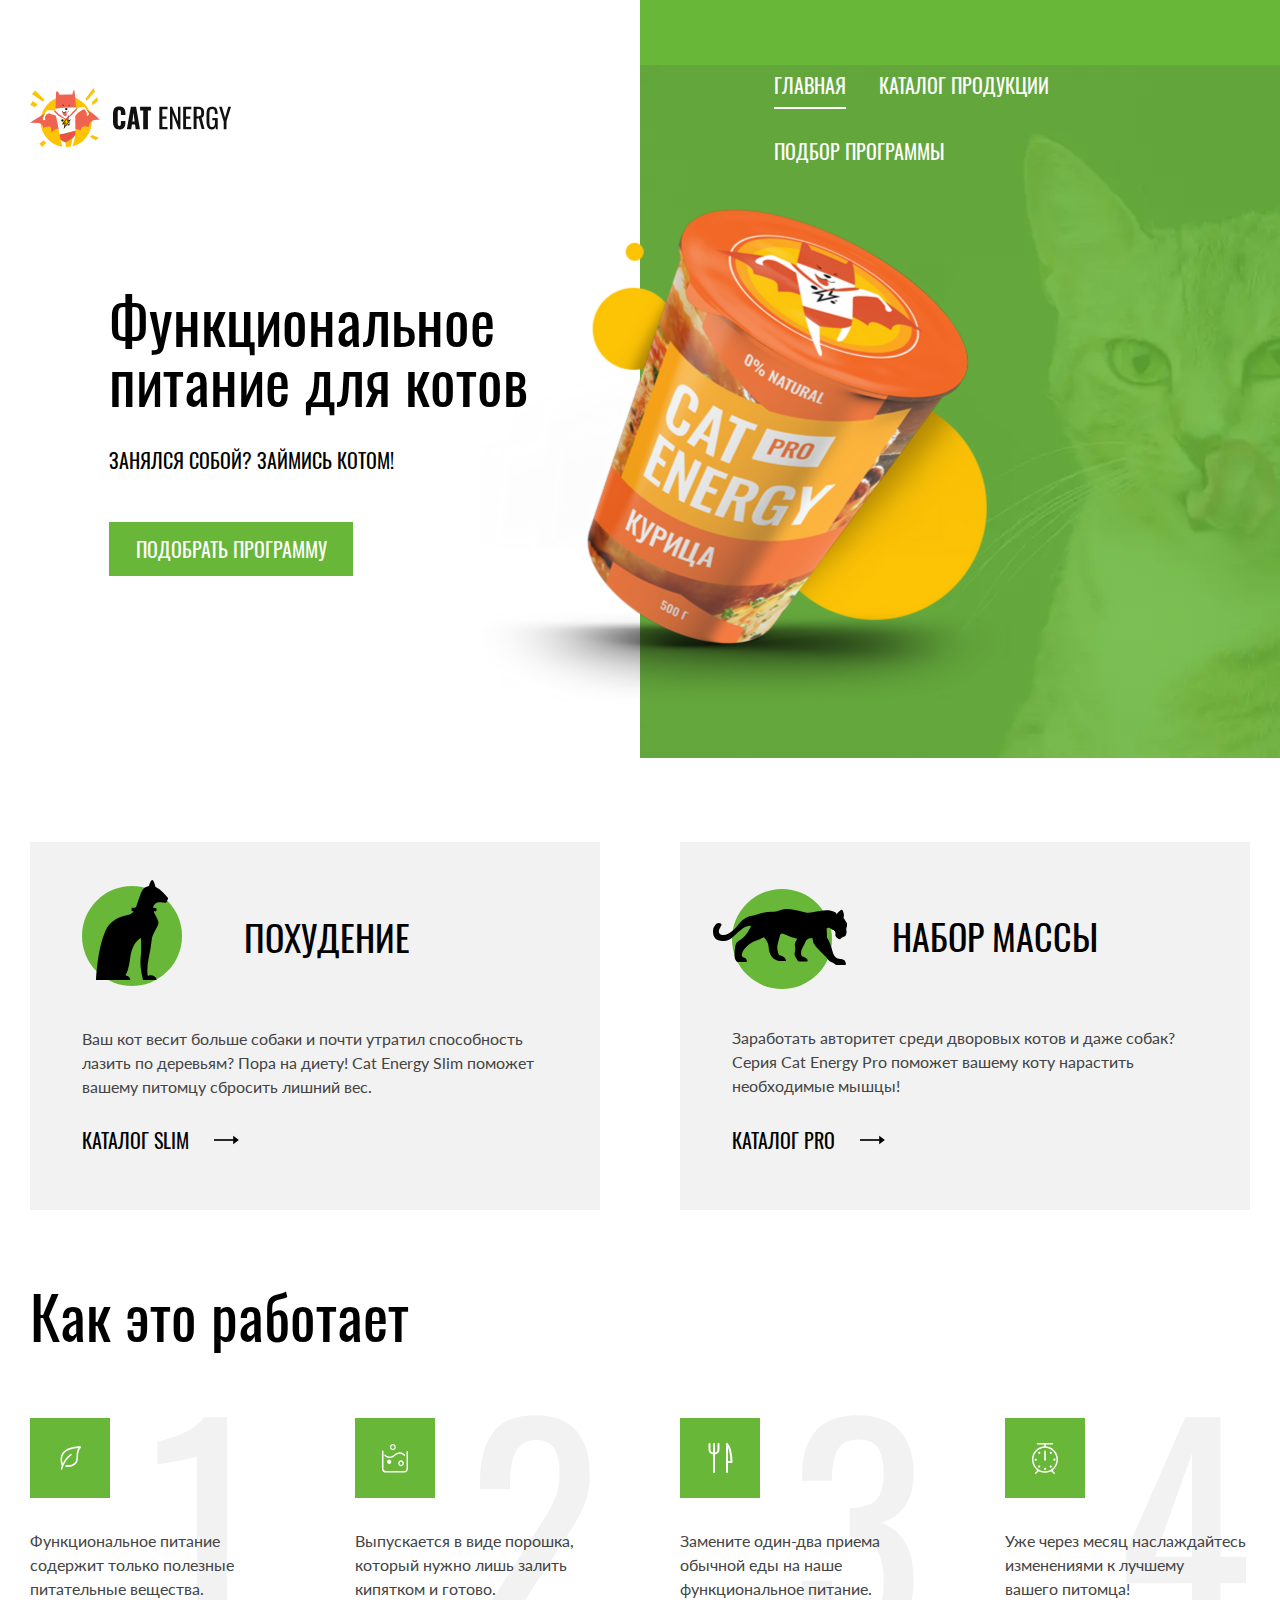
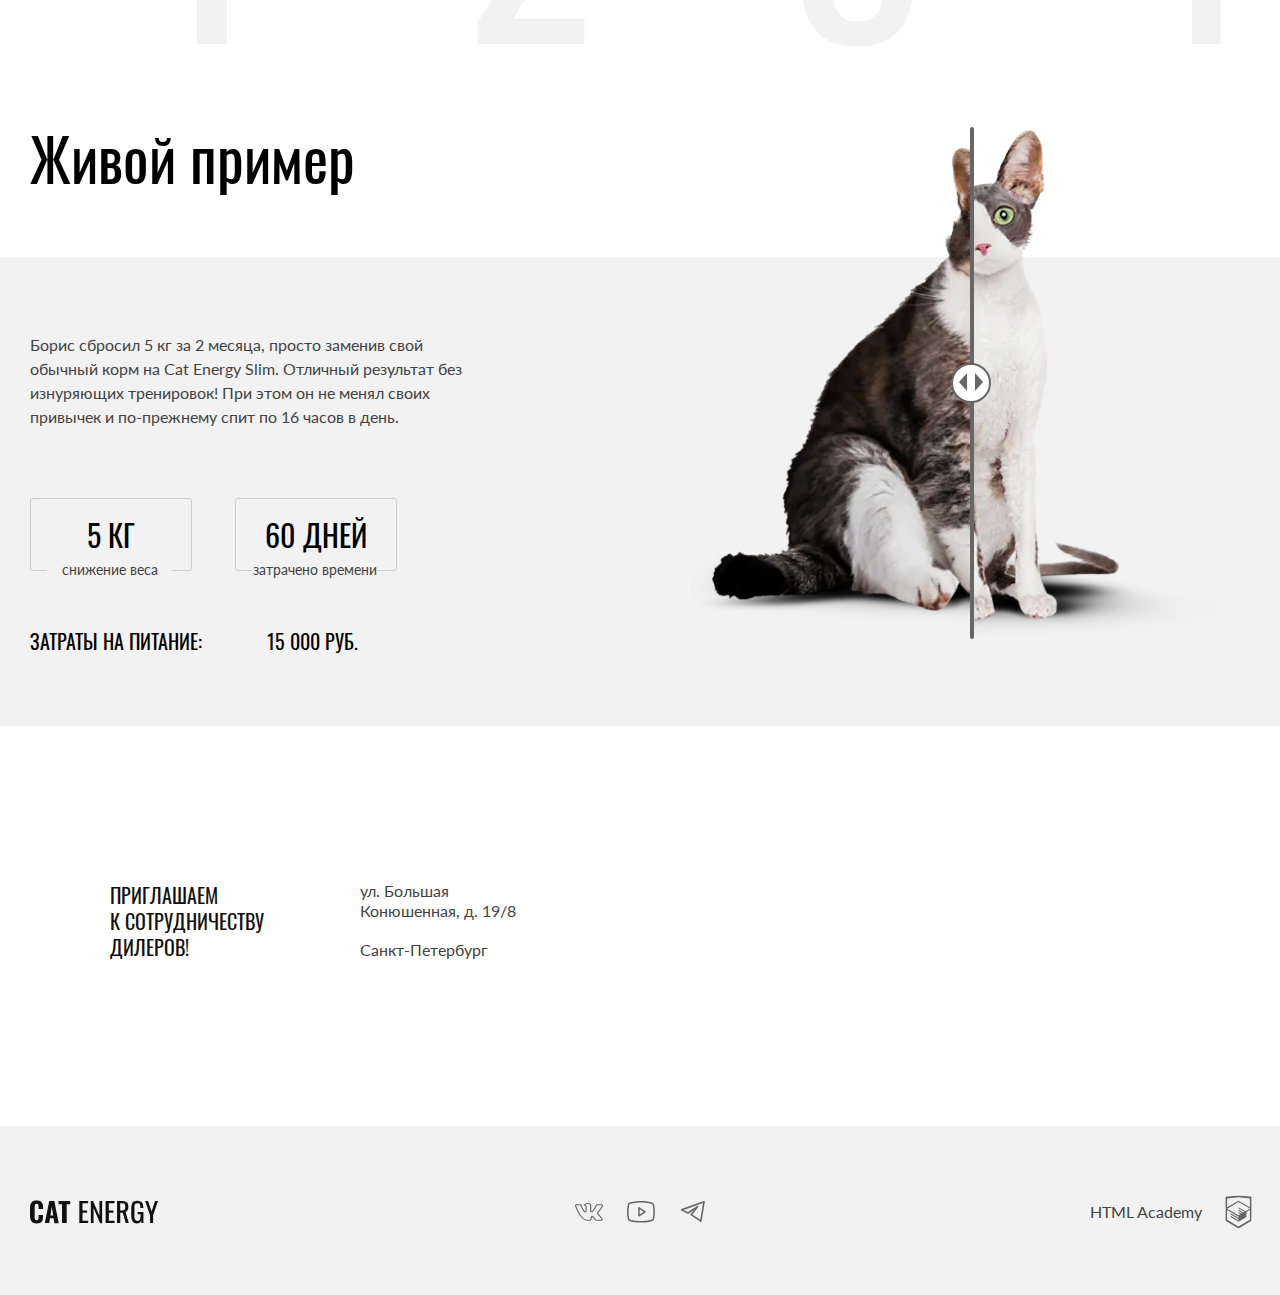
<file: index.html>
<!DOCTYPE html><html lang="ru"><head><meta charset="UTF-8"><title>Cat Energy</title><meta name="viewport" content="width=device-width,initial-scale=1"><link rel="preload" href="styles/styles.css" as="style"><link rel="preload" href="fonts/oswald/oswaldregular.woff2" as="font"><link rel="preload" href="fonts/lato/Lato-Regular.woff2" as="font"><link rel="stylesheet" href="styles/styles.css"><script src="scripts/index.js" defer="defer"></script><link rel="icon" href="favicon.ico"><link rel="icon" href="favicons/icon.svg" type="image/svg+xml"><link rel="apple-touch-icon" href="favicons/apple-icon.png"><link rel="manifest" href="manifest.webmanifest"></head><body class="page"><!-- Main-header --><header class="header header--index" data-test="header"><div class="header__container container"><a class="header__logo" href="#"><picture><source type="image/svg+xml" media="(min-width: 1200px)" width="70" height="59" srcset="images/logo-picture-desktop.svg"><source type="image/svg+xml" media="(min-width: 768px)" width="60" height="50" srcset="images/logo-picture-tablet.svg"><img class="header__logo-picture" src="images/logo-picture-mobile.svg" width="33" height="38" alt="Логотип магазина Кэт Энерджи"></picture><img class="header__logo-text" src="images/logo-header-text.svg" width="101" height="18" alt="Cat Energy"></a><nav class="header__navigation navigation navigation--nojs"><button class="navigation__toggle navigation__toggle--closed navigation__toggle--nojs" type="button"><span class="visually-hidden">Открыть меню</span></button><ul class="navigation__list navigation__list--closed navigation__list--nojs"><li class="navigation__list-item"><a class="navigation__list-link navigation__list-link--active" href="#">Главная</a></li><li class="navigation__list-item"><a class="navigation__list-link" href="catalog.html">Каталог продукции</a></li><li class="navigation__list-item"><a class="navigation__list-link" href="#">Подбор программы</a></li></ul></nav></div></header><!-- Main-container --><main class="main"><!-- Hero --><section class="hero" data-test="hero"><div class="hero__wrapper container"><div class="hero__wrapper-content"><h1 class="hero__title title-h1">Функциональное питание для котов</h1><p class="hero__description">Занялся собой? Займись котом!</p><picture><source type="image/png" media="(min-width: 1200px)" width="552" height="499" srcset="images/hero-image-desktop@1x.png, images/hero-image-desktop@2x.png 2x"><source type="image/png" media="(min-width: 768px)" width="709" height="609" srcset="images/hero-image-tablet@1x.png, images/hero-image-tablet@2x.png 2x"><img class="hero__description-picture" src="images/hero-image-mobile@1x.png" srcset="images/hero-image-mobile@2x.png 2x" width="280" height="270" alt="Питание для кошек Cat Energy"></picture><a class="hero__button button button--primary" href="#">Подобрать программу</a></div></div></section><!-- Services --><section class="services" data-test="programs"><div class="services__wrapper container"><h2 class="visually-hidden">Преимущества продукции</h2><div class="services__card services__card--slim"><h3 class="services__card-title services__card-title--slim title-h3">Похудение</h3><p class="services__card-description">Ваш кот весит больше собаки и почти утратил способность лазить по деревьям? Пора на диету! Cat Energy Slim поможет вашему питомцу сбросить лишний вес.</p><a class="services__card-link" href="#"><span>Каталог slim</span></a></div><div class="services__card services__card--pro"><h3 class="services__card-title services__card-title--pro title-h3">Набор массы</h3><p class="services__card-description">Заработать авторитет среди дворовых котов и даже собак? Серия Cat Energy Pro поможет вашему коту нарастить необходимые мышцы!</p><a class="services__card-link" href="#"><span>Каталог pro</span></a></div></div></section><!-- Advantages --><section class="advantages" data-test="features"><div class="advantages__wrapper container"><h2 class="advantages__title title-h1">Как это работает</h2><ul class="advantages__list"><li class="advantages__item advantages__item--benefit"><p class="advantages__description">Функциональное питание содержит только полезные питательные вещества.</p></li><li class="advantages__item advantages__item--view"><p class="advantages__description">Выпускается в виде порошка, который нужно лишь залить кипятком и готово.</p></li><li class="advantages__item advantages__item--advice"><p class="advantages__description">Замените один-два приема обычной еды на наше функциональное питание.</p></li><li class="advantages__item advantages__item--result"><p class="advantages__description">Уже через месяц наслаждайтесь изменениями к лучшему вашего&nbsp;питомца!</p></li></ul></div></section><!-- Example --><section class="example" data-test="proof"><div class="example__wrapper container"><h2 class="example__title title-h1">Живой пример</h2><div class="example__wrapper-text"><p class="example__description">Борис сбросил 5 кг за 2 месяца, просто заменив свой обычный корм на Cat Energy Slim. Отличный результат без изнуряющих тренировок! При этом он не менял своих привычек и по-прежнему спит по 16 часов в день.</p><div class="example__list"><div class="example__list-wrapper"><div class="example__item"><p class="example__item-value">5 КГ</p><p class="example__item-text">снижение веса</p></div><div class="example__item"><p class="example__item-value">60 ДНЕЙ</p><p class="example__item-text">затрачено времени</p></div></div><div class="example__total"><span>Затраты на питание:</span> <span>15 000 РУБ.</span></div></div></div><div class="example__cats"><picture><source type="image/webp" media="(min-width: 768px)" srcset="images/fat-cat-tablet@1x.webp, images/fat-cat-tablet@2x.webp 2x" width="560" height="512"><source type="image/webp" srcset="images/fat-cat-mobile@1x.webp, images/fat-cat-mobile@2x.webp 2x" width="280" height="256"><source media="(min-width: 768px)" width="560" height="512" type="image/png" srcset="images/fat-cat-tablet@1x.png, images/fat-cat-tablet@2x.png 2x"><img class="example__cats-picture example__cats-picture--before" src="images/fat-cat-mobile@1x.png" srcset="images/fat-cat-mobile@2x.png 2x" width="280" height="256" alt="Толстый кот"></picture><picture><source type="image/webp" media="(min-width: 768px)" srcset="images/slim-cat-tablet@1x.webp, images/slim-cat-tablet@2x.webp 2x" width="560" height="512"><source type="image/webp" srcset="images/slim-cat-mobile@1x.webp, images/slim-cat-mobile@2x.webp 2x" width="280" height="256"><source media="(min-width: 768px)" width="560" height="512" type="image/png" srcset="images/slim-cat-tablet@1x.png, images/slim-cat-tablet@2x.png 2x"><img class="example__cats-picture example__cats-picture--after" src="images/slim-cat-mobile@1x.png" srcset="images/slim-cat-mobile@2x.png 2x" width="280" height="256" alt="Худой кот"></picture><button class="example__cats-button" type="button"><span class="visually-hidden">Показать другого кота</span></button></div></div></section><!-- Contacts --><section class="contacts" data-test="contacts"><div class="contacts__wrapper container"><h2 class="visually-hidden">Адрес Cat Energy</h2><div class="contacts__text"><p class="contacts__description">Приглашаем<br>к сотрудничеству дилеров!</p><address class="contacts__address"><span>ул. Большая Конюшенная, д. 19/8</span> <span>Санкт-Петербург</span></address></div></div><div class="contacts__map contacts__map--nojs"><noscript><picture><source type="image/webp" media="(min-width: 1440px)" srcset="images/map-desktop@1x.webp, images/map-desktop@2x.webp 2x"><source type="image/webp" media="(min-width: 768px)" srcset="images/map-tablet@1x.webp, images/map-tablet@2x.webp 2x"><source type="image/webp" srcset="images/map-mobile@1x.webp, images/map-mobile@2x.webp 2x"><source media="(min-width: 1200px)" width="1440" height="400" type="image/png" srcset="images/map-desktop@1x.png, images/map-desktop@2x.png 2x"><source media="(min-width: 768px)" width="768" height="400" type="image/png" srcset="images/map-tablet@1x.png, images/map-tablet@2x.png 2x"><img class="contacts__map-picture" src="images/map-mobile@1x.png" srcset="images/map-mobile@2x.png 2x" width="320" height="362" alt="Изображение карты"></picture></noscript><iframe src="https://www.google.com/maps/embed?pb=!1m18!1m12!1m3!1d1998.603787672859!2d30.32047247805643!3d59.93871647491515!2m3!1f0!2f0!3f0!3m2!1i1024!2i768!4f13.1!3m3!1m2!1s0x4696310fca145cc1%3A0x42b32648d8238007!2z0JHQvtC70YzRiNCw0Y8g0JrQvtC90Y7RiNC10L3QvdCw0Y8g0YPQuy4sIDE5LzgsINCh0LDQvdC60YIt0J_QtdGC0LXRgNCx0YPRgNCzLCAxOTExODY!5e0!3m2!1sru!2sru!4v1716108182416!5m2!1sru!2sru" width="320" height="362" allowfullscreen="" loading="lazy" referrerpolicy="no-referrer-when-downgrade" title="Адрес академии"></iframe></div></section></main><!-- Main footer --><footer class="footer" data-test="footer"><div class="footer__wrapper container"><a class="footer__logo" href="#"><span class="visually-hidden">Logo-shop</span></a><ul class="footer__social social"><li class="social__item"><a class="social__link social__link--vkontakte" href="#"><span class="visually-hidden">Вконтакте</span></a></li><li class="social__item"><a class="social__link social__link--youtube" href="#"><span class="visually-hidden">YouTube</span></a></li><li class="social__item"><a class="social__link social__link--telegram" href="#"><span class="visually-hidden">Telegram</span></a></li></ul><a class="footer__copyright copyright" href="#"><span>HTML Academy</span></a></div></footer></body></html>
</file>
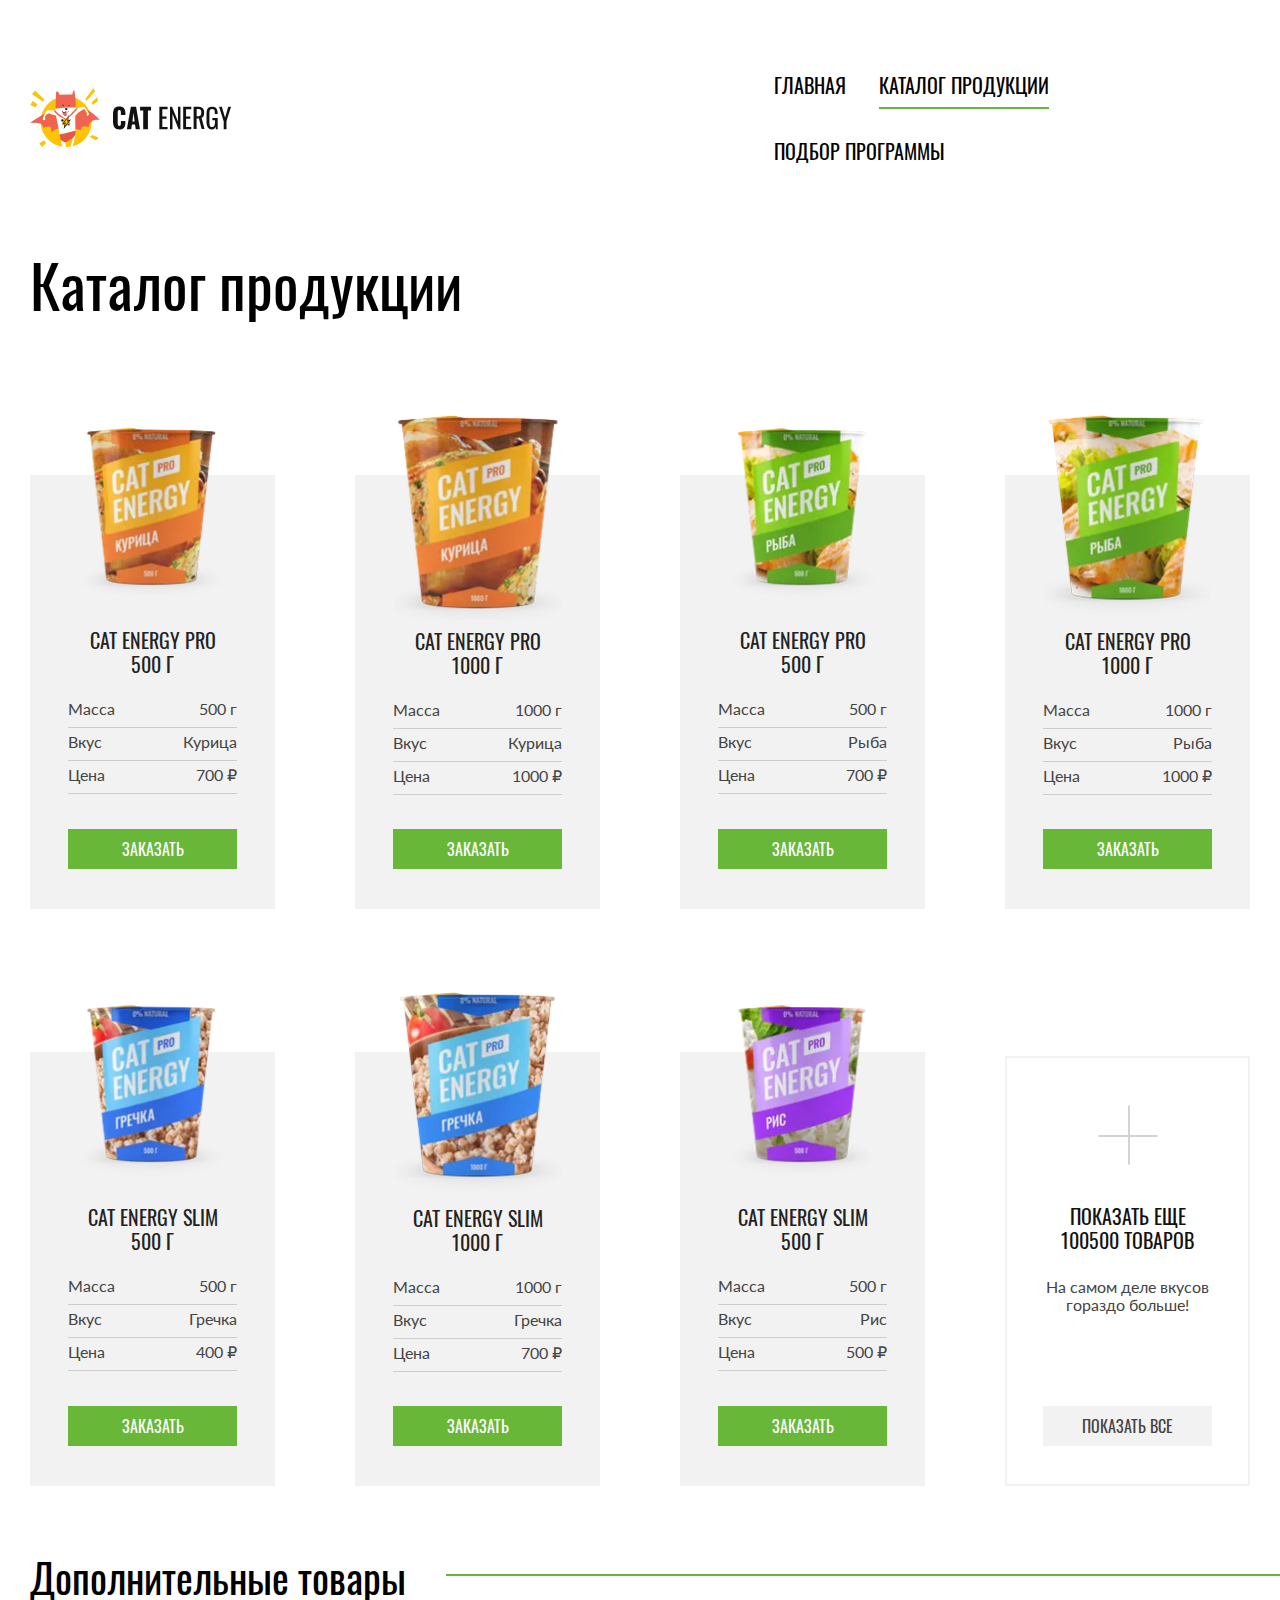
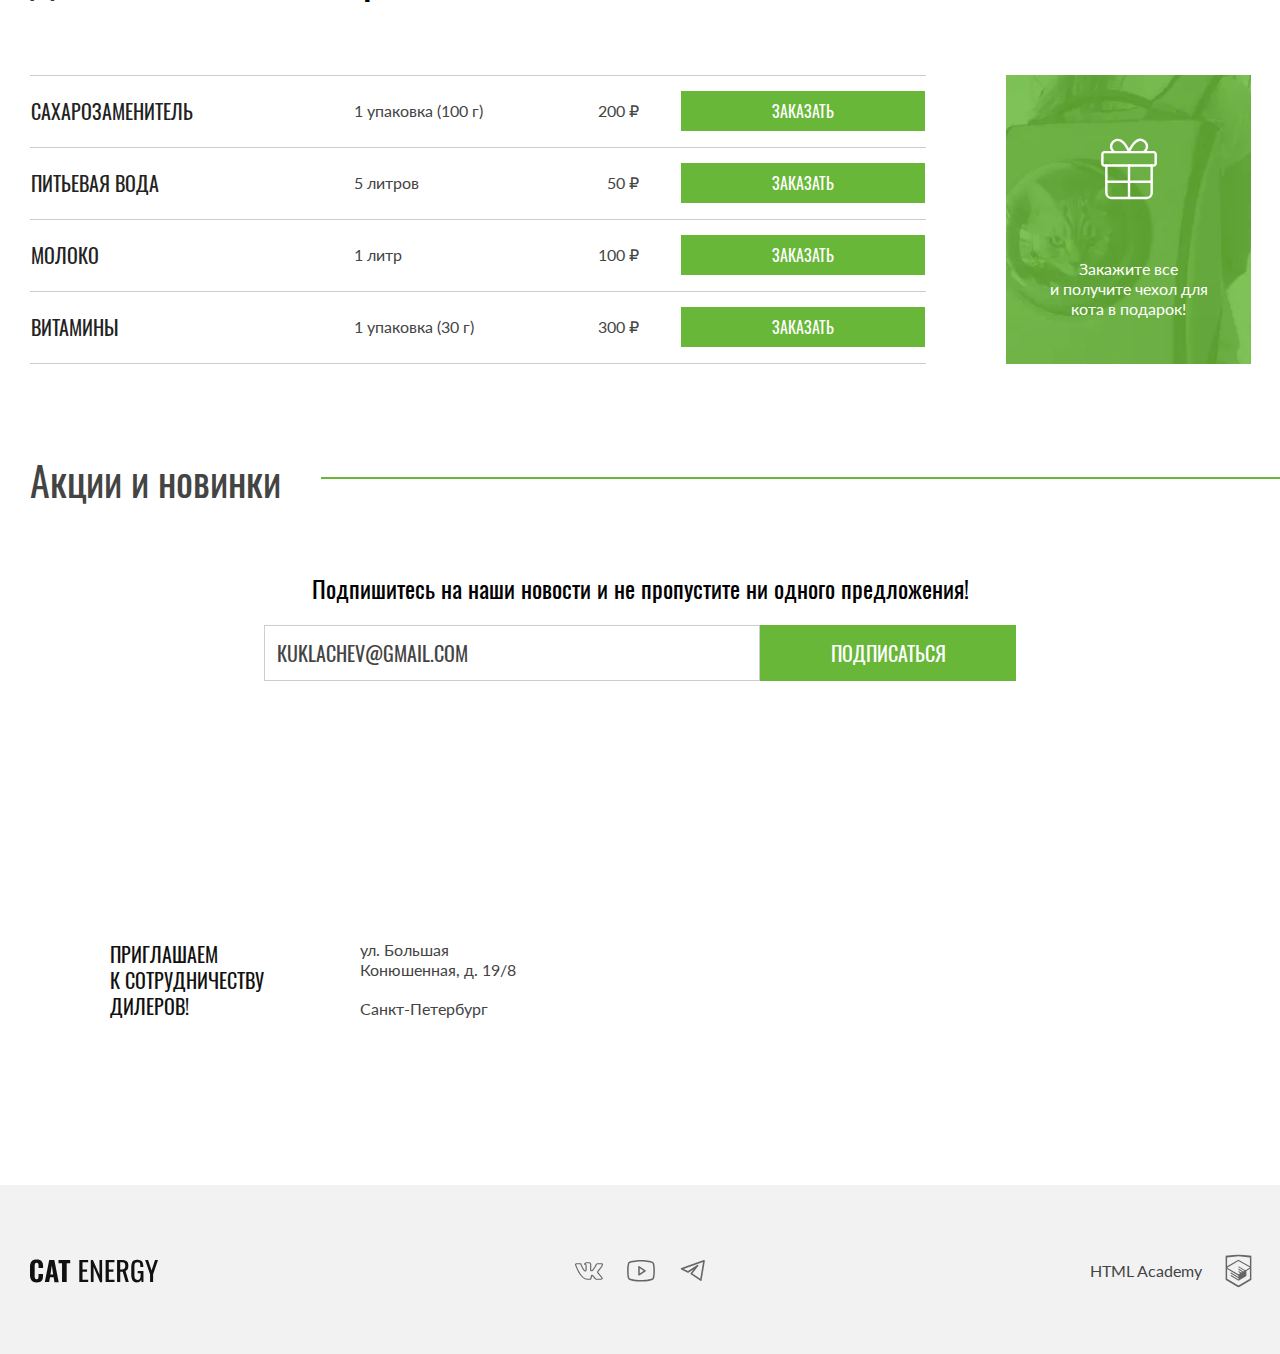
<file: catalog.html>
<!DOCTYPE html><html lang="ru"><head><meta charset="UTF-8"><title>Cat Energy</title><meta name="viewport" content="width=device-width,initial-scale=1"><link rel="preload" href="styles/styles.css" as="style"><link rel="preload" href="fonts/oswald/oswaldregular.woff2" as="font"><link rel="preload" href="fonts/lato/Lato-Regular.woff2" as="font"><link rel="stylesheet" href="styles/styles.css"><script src="scripts/index.js" defer="defer"></script><link rel="icon" href="favicon.ico"><link rel="icon" href="favicons/icon.svg" type="image/svg+xml"><link rel="apple-touch-icon" href="favicons/apple-icon.png"><link rel="manifest" href="manifest.webmanifest"></head><body class="page"><!-- Main-header --><header class="header header--catalog" data-test="header"><div class="header__container container"><a class="header__logo" href="index.html"><picture><source type="image/svg+xml" media="(min-width: 1200px)" width="70" height="59" srcset="images/logo-picture-desktop.svg"><source type="image/svg+xml" media="(min-width: 768px)" width="60" height="50" srcset="images/logo-picture-tablet.svg"><img class="header__logo-picture" src="images/logo-picture-mobile.svg" width="33" height="38" alt="Логотип магазина Кэт Энерджи"></picture><img class="header__logo-text" src="images/logo-header-text.svg" width="101" height="18" alt="Cat Energy"></a><nav class="header__navigation navigation navigation--nojs"><button class="navigation__toggle navigation__toggle--closed navigation__toggle--nojs" type="button"><span class="visually-hidden">Открыть меню</span></button><ul class="navigation__list navigation__list--catalog navigation__list--closed navigation__list--nojs"><li class="navigation__list-item"><a class="navigation__list-link" href="index.html">Главная</a></li><li class="navigation__list-item"><a class="navigation__list-link navigation__list-link--active" href="catalog.html">Каталог продукции</a></li><li class="navigation__list-item"><a class="navigation__list-link" href="#">Подбор программы</a></li></ul></nav></div></header><!-- Main --><main class="main"><section class="catalog container" data-test="catalog"><h1 class="catalog__title title-h1">Каталог продукции</h1><ul class="catalog__list"><li class="catalog__list-item product-card"><div class="product-card__content"><a class="product-card__link" href="#"><picture><source type="image/webp" media="(min-width: 1440px)" width="161" height="172" srcset="images/catalog-1-desktop@1x.webp, images/catalog-1-desktop@2x.webp 2x"><source type="image/webp" media="(min-width: 768px)" width="161" height="172" srcset="images/catalog-1-tablet@1x.webp, images/catalog-1-tablet@2x.webp 2x"><source type="image/webp" width="68" height="86" srcset="images/catalog-1-mobile@1x.webp, images/catalog-1-mobile@2x.webp 2x"><source type="image/png" media="(min-width: 1200px)" width="161" height="172" srcset="images/catalog-1-desktop@1x.png, images/catalog-1-desktop@2x.png 2x"><source type="image/png" media="(min-width: 768px)" width="161" height="172" srcset="images/catalog-1-tablet@1x.png, images/catalog-1-tablet@2x.png 2x"><img class="product-card__link-picture" src="images/catalog-1-mobile@1x.png" srcset="images/catalog-1-mobile@2x.png 2x" width="68" height="86" alt="Корм Cat Energy PRO 500 г с курицей"></picture></a><div class="product-card__text"><a class="product-card__title title-h3" href="#">Cat Energy PRO 500 г</a><div class="product-card__description"><dl class="product-card__list"><div class="product-card__item"><dt class="product-card__item-text">Масса</dt><dd class="product-card__item-value">500 г</dd></div><div class="product-card__item"><dt class="product-card__item-text">Вкус</dt><dd class="product-card__item-value">Курица</dd></div><div class="product-card__item"><dt class="product-card__item-text">Цена</dt><dd class="product-card__item-value">700 ₽</dd></div></dl></div></div></div><a class="product-card__button button button--primary" href="#">Заказать</a></li><li class="catalog__list-item product-card"><div class="product-card__content"><a class="product-card__link" href="#"><picture><source type="image/webp" media="(min-width: 1440px)" width="172" height="196" srcset="images/catalog-2-desktop@1x.webp, images/catalog-2-desktop@2x.webp 2x"><source type="image/webp" media="(min-width: 768px)" width="168" height="206" srcset="images/catalog-2-tablet@1x.webp, images/catalog-2-tablet@2x.webp 2x"><source type="image/webp" width="84" height="100" srcset="images/catalog-2-mobile@1x.webp, images/catalog-2-mobile@2x.webp 2x"><source type="image/png" media="(min-width: 1200px)" width="172" height="196" srcset="images/catalog-2-desktop@1x.png, images/catalog-2-desktop@2x.png 2x"><source type="image/png" media="(min-width: 768px)" width="168" height="206" srcset="images/catalog-2-tablet@1x.png, images/catalog-2-tablet@2x.png 2x"><img class="product-card__link-picture" src="images/catalog-2-mobile@1x.png" srcset="images/catalog-2-mobile@2x.png 2x" width="84" height="100" alt="Корм Cat Energy PRO 1000 г с курицей"></picture></a><div class="product-card__text"><a class="product-card__title title-h3" href="#">Cat Energy PRO 1000 г</a><div class="product-card__description"><dl class="product-card__list"><div class="product-card__item"><dt class="product-card__item-text">Масса</dt><dd class="product-card__item-value">1000 г</dd></div><div class="product-card__item"><dt class="product-card__item-text">Вкус</dt><dd class="product-card__item-value">Курица</dd></div><div class="product-card__item"><dt class="product-card__item-text">Цена</dt><dd class="product-card__item-value">1000 ₽</dd></div></dl></div></div></div><a class="product-card__button button button--primary" href="#">Заказать</a></li><li class="catalog__list-item product-card"><div class="product-card__content"><a class="product-card__link" href="#"><picture><source type="image/webp" media="(min-width: 1440px)" width="163" height="174" srcset="images/catalog-3-desktop@1x.webp, images/catalog-3-desktop@2x.webp 2x"><source type="image/webp" media="(min-width: 768px)" width="163" height="174" srcset="images/catalog-3-tablet@1x.webp, images/catalog-3-tablet@2x.webp 2x"><source type="image/webp" width="68" height="78" srcset="images/catalog-3-mobile@1x.webp, images/catalog-3-mobile@2x.webp 2x"><source type="image/png" media="(min-width: 1200px)" width="163" height="174" srcset="images/catalog-3-desktop@1x.png, images/catalog-3-desktop@2x.png 2x"><source type="image/png" media="(min-width: 768px)" width="163" height="174" srcset="images/catalog-3-tablet@1x.png, images/catalog-3-tablet@2x.png 2x"><img class="product-card__link-picture" src="images/catalog-3-mobile@1x.png" srcset="images/catalog-3-mobile@2x.png 2x" width="68" height="78" alt="Корм Cat Energy PRO 500 г с рыбой"></picture></a><div class="product-card__text"><a class="product-card__title title-h3" href="#">Cat Energy PRO 500 г</a><div class="product-card__description"><dl class="product-card__list"><div class="product-card__item"><dt class="product-card__item-text">Масса</dt><dd class="product-card__item-value">500 г</dd></div><div class="product-card__item"><dt class="product-card__item-text">Вкус</dt><dd class="product-card__item-value">Рыба</dd></div><div class="product-card__item"><dt class="product-card__item-text">Цена</dt><dd class="product-card__item-value">700 ₽</dd></div></dl></div></div></div><a class="product-card__button button button--primary" href="#">Заказать</a></li><li class="catalog__list-item product-card"><div class="product-card__content"><a class="product-card__link" href="#"><picture><source type="image/webp" media="(min-width: 1440px)" width="172" height="196" srcset="images/catalog-4-desktop@1x.webp, images/catalog-4-desktop@2x.webp 2x"><source type="image/webp" media="(min-width: 768px)" width="168" height="200" srcset="images/catalog-4-tablet@1x.webp, images/catalog-4-tablet@2x.webp 2x"><source type="image/webp" width="84" height="100" srcset="images/catalog-4-mobile@1x.webp, images/catalog-4-mobile@2x.webp 2x"><source type="image/png" media="(min-width: 1200px)" width="172" height="196" srcset="images/catalog-4-desktop@1x.png, images/catalog-4-desktop@2x.png 2x"><source type="image/png" media="(min-width: 768px)" width="168" height="200" srcset="images/catalog-4-tablet@1x.png, images/catalog-4-tablet@2x.png 2x"><img class="product-card__link-picture" src="images/catalog-4-mobile@1x.png" srcset="images/catalog-4-mobile@2x.png 2x" width="84" height="100" alt="Корм Cat Energy PRO 500 г с рыбой"></picture></a><div class="product-card__text"><a class="product-card__title title-h3" href="#">Cat Energy PRO 1000 г</a><div class="product-card__description"><dl class="product-card__list"><div class="product-card__item"><dt class="product-card__item-text">Масса</dt><dd class="product-card__item-value">1000 г</dd></div><div class="product-card__item"><dt class="product-card__item-text">Вкус</dt><dd class="product-card__item-value">Рыба</dd></div><div class="product-card__item"><dt class="product-card__item-text">Цена</dt><dd class="product-card__item-value">1000 ₽</dd></div></dl></div></div></div><a class="product-card__button button button--primary" href="#">Заказать</a></li><li class="catalog__list-item product-card"><div class="product-card__content"><a class="product-card__link" href="#"><picture><source type="image/webp" media="(min-width: 1440px)" width="161" height="171" srcset="images/catalog-5-desktop@1x.webp, images/catalog-5-desktop@2x.webp 2x"><source type="image/webp" media="(min-width: 768px)" width="161" height="171" srcset="images/catalog-5-tablet@1x.webp, images/catalog-5-tablet@2x.webp 2x"><source type="image/webp" width="68" height="78" srcset="images/catalog-5-mobile@1x.webp, images/catalog-5-mobile@2x.webp 2x"><source type="image/png" media="(min-width: 1200px)" width="161" height="171" srcset="images/catalog-5-desktop@1x.png, images/catalog-5-desktop@2x.png 2x"><source type="image/png" media="(min-width: 768px)" width="161" height="171" srcset="images/catalog-5-tablet@1x.png, images/catalog-5-tablet@2x.png 2x"><img class="product-card__link-picture" src="images/catalog-5-mobile@1x.png" srcset="images/catalog-5-mobile@2x.png 2x" width="68" height="78" alt="Корм Cat Energy PRO 500 г с гречкой"></picture></a><div class="product-card__text"><a class="product-card__title title-h3" href="#">Cat Energy SLIM 500 г</a><div class="product-card__description"><dl class="product-card__list"><div class="product-card__item"><dt class="product-card__item-text">Масса</dt><dd class="product-card__item-value">500 г</dd></div><div class="product-card__item"><dt class="product-card__item-text">Вкус</dt><dd class="product-card__item-value">Гречка</dd></div><div class="product-card__item"><dt class="product-card__item-text">Цена</dt><dd class="product-card__item-value">400 ₽</dd></div></dl></div></div></div><a class="product-card__button button button--primary" href="#">Заказать</a></li><li class="catalog__list-item product-card"><div class="product-card__content"><a class="product-card__link" href="#"><picture><source type="image/webp" media="(min-width: 1440px)" width="172" height="196" srcset="images/catalog-6-desktop@1x.webp, images/catalog-6-desktop@2x.webp 2x"><source type="image/webp" media="(min-width: 768px)" width="168" height="200" srcset="images/catalog-6-tablet@1x.webp, images/catalog-6-tablet@2x.webp 2x"><source type="image/webp" width="84" height="100" srcset="images/catalog-6-mobile@1x.webp, images/catalog-6-mobile@2x.webp 2x"><source type="image/png" media="(min-width: 1200px)" width="172" height="196" srcset="images/catalog-6-desktop@1x.png, images/catalog-6-desktop@2x.png 2x"><source type="image/png" media="(min-width: 768px)" width="168" height="200" srcset="images/catalog-6-tablet@1x.png, images/catalog-6-tablet@2x.png 2x"><img class="product-card__link-picture" src="images/catalog-6-mobile@1x.png" srcset="images/catalog-6-mobile@2x.png 2x" width="84" height="100" alt="Корм Cat Energy PRO 1000 г с гречкой"></picture></a><div class="product-card__text"><a class="product-card__title title-h3" href="#">Cat Energy SLIM 1000 г</a><div class="product-card__description"><dl class="product-card__list"><div class="product-card__item"><dt class="product-card__item-text">Масса</dt><dd class="product-card__item-value">1000 г</dd></div><div class="product-card__item"><dt class="product-card__item-text">Вкус</dt><dd class="product-card__item-value">Гречка</dd></div><div class="product-card__item"><dt class="product-card__item-text">Цена</dt><dd class="product-card__item-value">700 ₽</dd></div></dl></div></div></div><a class="product-card__button button button--primary" href="#">Заказать</a></li><li class="catalog__list-item product-card"><div class="product-card__content"><a class="product-card__link" href="#"><picture><source type="image/webp" media="(min-width: 1440px)" width="163" height="174" srcset="images/catalog-7-desktop@1x.webp, images/catalog-7-desktop@2x.webp 2x"><source type="image/webp" media="(min-width: 768px)" width="163" height="174" srcset="images/catalog-7-tablet@1x.webp, images/catalog-7-tablet@2x.webp 2x"><source type="image/webp" width="72" height="84" srcset="images/catalog-7-mobile@1x.webp, images/catalog-7-mobile@2x.webp 2x"><source type="image/png" media="(min-width: 1200px)" width="163" height="174" srcset="images/catalog-7-desktop@1x.png, images/catalog-7-desktop@2x.png 2x"><source type="image/png" media="(min-width: 768px)" width="163" height="174" srcset="images/catalog-7-tablet@1x.png, images/catalog-7-tablet@2x.png 2x"><img class="product-card__link-picture" src="images/catalog-7-mobile@1x.png" srcset="images/catalog-7-mobile@2x.png 2x" width="72" height="84" alt="Корм Cat Energy PRO 500 г c рисом"></picture></a><div class="product-card__text"><a class="product-card__title title-h3" href="#">Cat Energy SLIM 500 г</a><div class="product-card__description"><dl class="product-card__list"><div class="product-card__item"><dt class="product-card__item-text">Масса</dt><dd class="product-card__item-value">500 г</dd></div><div class="product-card__item"><dt class="product-card__item-text">Вкус</dt><dd class="product-card__item-value">Рис</dd></div><div class="product-card__item"><dt class="product-card__item-text">Цена</dt><dd class="product-card__item-value">500 ₽</dd></div></dl></div></div></div><a class="product-card__button button button--primary" href="#">Заказать</a></li><li class="catalog__list-item product-card card-more"><p class="card-more__title">Показать еще 100500 товаров</p><p class="card-more__description">На самом деле вкусов гораздо больше!</p><a class="card-more__button button button--secondary" href="#">Показать все</a></li></ul></section><!-- Additional prodacts --><section class="additional-products container" data-test="additional"><h2 class="additional-products__title title-with-line">Дополнительные товары</h2><div class="additional-products__wrapper"><ul class="additional-products__list"><li class="additional-products__item"><div class="additional-products__content"><p class="additional-products__item-name">Сахарозаменитель</p><div class="additional-products__item-wrapper"><p class="additional-products__item-value">1 упаковка (100 г)</p><p class="additional-products__item-price">200 ₽</p></div></div><button class="additional-products__item-button button button--primary" type="button">Заказать</button></li><li class="additional-products__item"><div class="additional-products__content"><p class="additional-products__item-name">Питьевая вода</p><div class="additional-products__item-wrapper"><p class="additional-products__item-value">5 литров</p><p class="additional-products__item-price">50 ₽</p></div></div><button class="additional-products__item-button button button--primary" type="button">Заказать</button></li><li class="additional-products__item"><div class="additional-products__content"><p class="additional-products__item-name">Молоко</p><div class="additional-products__item-wrapper"><p class="additional-products__item-value">1 литр</p><p class="additional-products__item-price">100 ₽</p></div></div><button class="additional-products__item-button button button--primary" type="button">Заказать</button></li><li class="additional-products__item"><div class="additional-products__content"><p class="additional-products__item-name">Витамины</p><div class="additional-products__item-wrapper"><p class="additional-products__item-value">1 упаковка (30 г)</p><p class="additional-products__item-price">300 ₽</p></div></div><button class="additional-products__item-button button button--primary" type="button">Заказать</button></li></ul><div class="additional-products__offer special-offer"><p class="special-offer__text">Закажите все и&nbsp;получите чехол для кота в подарок!</p></div></div></section><!-- Subscribe --><section class="subscribe"><div class="subscribe__container container"><h2 class="subscribe__title title-with-line">Акции и новинки</h2><div class="subscribe__content"><p class="subscribe__description">Подпишитесь на наши новости и не пропустите ни одного предложения!</p><form class="subscribe__form" action="https://echo.htmlacademy.ru/" method="post"><label class="subscribe__form-item"><input class="subscribe__input" type="email" name="subscribe-email" placeholder="ВАШ E-MAIL" value="кuklachev@gmail.com" required></label> <button class="subscribe__button button button--primary" type="submit">Подписаться</button></form></div></div></section><!-- Contacts --><section class="contacts contacts--catalog"><div class="contacts__wrapper container"><h2 class="visually-hidden">Адрес Cat Energy</h2><div class="contacts__text"><p class="contacts__description">Приглашаем<br>к сотрудничеству дилеров!</p><address class="contacts__address"><span>ул. Большая Конюшенная, д. 19/8</span> <span>Санкт-Петербург</span></address></div></div><div class="contacts__map"><noscript><picture><source type="image/webp" media="(min-width: 1440px)" srcset="images/map-desktop@1x.webp, images/map-desktop@2x.webp 2x"><source type="image/webp" media="(min-width: 768px)" srcset="images/map-tablet@1x.webp, images/map-tablet@2x.webp 2x"><source type="image/webp" srcset="images/map-mobile@1x.webp, images/map-mobile@2x.webp 2x"><source media="(min-width: 1200px)" width="1440" height="400" type="image/png" srcset="images/map-desktop@1x.png, images/map-desktop@2x.png 2x"><source media="(min-width: 768px)" width="768" height="400" type="image/png" srcset="images/map-tablet@1x.png, images/map-tablet@2x.png 2x"><img class="contacts__map-picture" src="images/map-mobile@1x.png" srcset="images/map-mobile@2x.png 2x" width="320" height="362" alt="Изображение карты"></picture></noscript><iframe src="https://www.google.com/maps/embed?pb=!1m18!1m12!1m3!1d1998.603787672859!2d30.32047247805643!3d59.93871647491515!2m3!1f0!2f0!3f0!3m2!1i1024!2i768!4f13.1!3m3!1m2!1s0x4696310fca145cc1%3A0x42b32648d8238007!2z0JHQvtC70YzRiNCw0Y8g0JrQvtC90Y7RiNC10L3QvdCw0Y8g0YPQuy4sIDE5LzgsINCh0LDQvdC60YIt0J_QtdGC0LXRgNCx0YPRgNCzLCAxOTExODY!5e0!3m2!1sru!2sru!4v1716108182416!5m2!1sru!2sru" width="320" height="362" allowfullscreen="" loading="lazy" referrerpolicy="no-referrer-when-downgrade" title="Адрес академии"></iframe></div></section></main><!-- Main footer --><footer class="footer"><div class="footer__wrapper container"><a class="footer__logo" href="#"><span class="visually-hidden">Logo-shop</span></a><ul class="footer__social social"><li class="social__item"><a class="social__link social__link--vkontakte" href="#"><span class="visually-hidden">Вконтакте</span></a></li><li class="social__item"><a class="social__link social__link--youtube" href="#"><span class="visually-hidden">YouTube</span></a></li><li class="social__item"><a class="social__link social__link--telegram" href="#"><span class="visually-hidden">Telegram</span></a></li></ul><a class="footer__copyright copyright" href="#"><span>HTML Academy</span></a></div></footer></body></html>
</file>
<file: styles/styles.css>
@font-face{font-family:Lato;font-weight:400;font-style:normal;font-display:swap;src:url(../fonts/lato/Lato-Regular.woff2)format("woff2")}@font-face{font-family:Oswald;font-weight:400;font-style:normal;font-display:swap;src:url(../fonts/oswald/oswaldregular.woff2)format("woff2")}*,:before,:after{box-sizing:border-box}html{height:100%}body{color:#444;margin:0;font-family:Lato,Arial,sans-serif;font-size:14px;line-height:18px}img{object-fit:contain;max-width:100%;height:auto}.container{width:100%;margin:0 auto;padding:0 20px}@media (width>=768px){.container{padding:0 30px}}@media (width>=1200px){.container{max-width:1280px}}.title-h1{font-family:Oswald,Arial,sans-serif;font-size:36px;font-weight:400;line-height:36px}.title-h2{text-align:center;color:#000;font-family:Oswald,Arial,sans-serif;font-weight:400}.title-h3{font-family:Oswald,Arial,sans-serif;font-weight:400}.title-with-line{background-color:#fff;width:-moz-fit-content;width:fit-content;font-size:24px;line-height:24px;position:relative;box-shadow:-40px 0 #fff,40px 0 #fff}.title-with-line:before{content:"";z-index:-1;background-color:#68b738;width:100vw;height:2px;position:absolute;top:11px;right:0;box-shadow:100vw 0 #68b738}@media (width>=768px){.title-with-line:before{top:15px}}@media (width>=1200px){.title-with-line:before{top:17px}}.visually-hidden{clip:rect(0 0 0 0);border:0;width:1px;height:1px;margin:-1px;padding:0;position:absolute;overflow:hidden}.button{color:#fff;text-transform:uppercase;cursor:pointer;border:none;font-family:Oswald,Arial,sans-serif;font-size:16px;line-height:20px;text-decoration:none;display:inline-block}.button--primary{background-color:#68b738}.button--primary:hover{background-color:#5eaa2f}.button--primary:active{color:#ffffff4d;background-color:#5eaa2f}.button--primary:disabled{opacity:.3}.button--secondary{color:#444;background-color:#f2f2f2}.button--secondary:hover,.button--secondary:active{background-color:#ebebeb}.button--secondary:disabled{opacity:.3}.header{color:#000;font-family:Oswald,Arial,sans-serif;font-size:20px;line-height:20px;position:relative}@media (width>=1200px){.header--index:before{content:"";z-index:-3;background-color:#68b738;background-size:cover;width:auto;height:100%;display:block;position:absolute;left:50%;right:0}}.header--catalog{border-bottom:1px solid #d9d9d9}@media (width>=768px){.header--catalog{border:none;margin-bottom:45px}}@media (width>=1200px){.header--catalog{margin-bottom:57px}}.header__container{flex-wrap:wrap;justify-content:space-between;align-items:center;padding-top:13px;padding-bottom:13px;display:flex}@media (width>=768px){.header__container{padding-top:21px}}@media (width>=1200px){.header__container{padding-top:52px}}@media (width<=767px){.header__container:has(.navigation__list--nojs){padding-bottom:0}}.header__logo{flex-grow:1;align-items:center;gap:6px;max-width:calc(100% - 40px);text-decoration:none;display:flex}.header__logo:hover{opacity:.8}.header__logo:active{opacity:.6}@media (width>=768px){.header__logo{flex-grow:0;gap:13px;width:174px;margin:0;padding:0}}@media (width>=1200px){.header__logo{width:202px}}.header__logo-text{margin:0 auto}@media (width>=768px){.header__logo-text{margin:0}}@media (width>=1200px){.header__logo-text{width:118px;margin:0}}.footer{background-color:#f2f2f2}.footer__wrapper{flex-direction:column;padding-top:38px;padding-bottom:36px;display:flex}@media (width>=768px){.footer__wrapper{flex-direction:row;justify-content:space-between;align-items:center;padding-top:58px;padding-bottom:55px}}@media (width>=1200px){.footer__wrapper{flex-direction:row;justify-content:space-between;padding:69px 25px 66px 30px}}.footer__logo{border-bottom:1px solid #d9d9d9;margin-bottom:20px;padding-bottom:20px;display:block}.footer__logo:after{content:"";background-color:#111;height:24px;display:block;-webkit-mask-image:url(../icons/stack.svg#logo-text);mask-image:url(../icons/stack.svg#logo-text);-webkit-mask-position:50%;mask-position:50%;-webkit-mask-repeat:no-repeat;mask-repeat:no-repeat}.footer__logo:hover:after{background-color:#3e3e3e}.footer__logo:active:after{background-color:#6b6b6b}@media (width>=768px){.footer__logo{border:none;width:128px;margin:0;padding:0}}@media (width>=768px) and (width>=1200px){.footer__social{width:132px}.footer__copyright{width:168px}}.additional-products__title{color:#000;margin:24px 0 36px;font-family:Oswald,Arial,sans-serif;font-weight:400}@media (width>=768px){.additional-products__title{margin-top:74px;margin-bottom:79px;margin-left:40px;font-size:32px;line-height:32px}}@media (width>=1200px){.additional-products__title{margin:0 0 78px;font-size:40px;line-height:40px}}.additional-products__wrapper{margin-bottom:40px}@media (width>=768px){.additional-products__wrapper{margin-bottom:81px}}@media (width>=1200px){.additional-products__wrapper{grid-template-columns:896px 245px;gap:80px;margin-bottom:30px;display:grid}}@media (width>=768px){.additional-products__content{justify-content:space-between;margin-bottom:24px;padding-right:2px;display:flex}}@media (width>=1200px){.additional-products__content{min-width:610px;margin-bottom:0}}.additional-products__list{border-top:1px solid #cdcdcd;margin:0 0 34px;padding:0;list-style-type:none}@media (width>=768px){.additional-products__list{margin:0 0 66px}}.additional-products__item{border-bottom:1px solid #cdcdcd;padding:13px 0 18px}@media (width>=768px){.additional-products__item{border:1px solid #cdcdcd;border-top:0;padding:25px 38px 30px}}@media (width>=1200px){.additional-products__item{border-left:0;border-right:0;justify-content:space-between;align-items:center;padding:15px 1px 16px;display:flex}}.additional-products__item-name{color:#222;text-transform:uppercase;margin:0 0 13px;font-family:Oswald,Arial,sans-serif;font-size:16px;line-height:16px}@media (width>=768px){.additional-products__item-name{margin:0;font-size:20px;line-height:20px}}@media (width>=1200px){.additional-products__item-name{margin:0}}.additional-products__item-wrapper{justify-content:space-between;margin-bottom:15px;display:flex}@media (width>=768px){.additional-products__item-wrapper{justify-content:end;gap:52px;min-width:223px;margin:0}}@media (width>=1200px){.additional-products__item-wrapper{justify-content:space-between;min-width:285px}}.additional-products__item-value,.additional-products__item-price{margin:0;line-height:14px}@media (width>=768px){.additional-products__item-value,.additional-products__item-price{font-size:16px;line-height:20px}}.additional-products__item-button{width:100%;padding:10px 90px}@media (width>=1200px){.additional-products__item-button{width:244px}}.advantages__wrapper{margin-bottom:47px}@media (width>=768px){.advantages__wrapper{border-bottom:1px solid #e6e6e6;margin-bottom:45px}}@media (width>=1200px){.advantages__wrapper{border:none;margin-bottom:69px;padding-bottom:0}}.advantages__list{grid-template-columns:1fr;gap:20px;margin:0;padding:0;list-style-type:none;display:grid}@media (width>=768px){.advantages__list{grid-gap:36px 60px;counter-reset:example 0;grid-template-columns:repeat(2,1fr);padding-bottom:47px}}@media (width>=1200px){.advantages__list{grid-template-columns:repeat(4,1fr);gap:0 80px;padding-bottom:0}}.advantages__title{color:#000;margin:21px 0 39px;line-height:40px}@media (width>=768px){.advantages__title{margin-bottom:33px;font-size:60px;line-height:60px}}@media (width>=1200px){.advantages__title{margin-top:0}}.advantages__description{max-width:calc(100% - 80px);margin:0}@media (width>=768px){.advantages__description{max-width:245px;margin:0;font-size:16px;line-height:24px}}.advantages__description:last-child{margin-bottom:0}.advantages__item{justify-content:space-between;align-items:center;display:flex}@media (width>=768px){.advantages__item{padding-top:40px;padding-bottom:57px;display:block}}.advantages__item:before{content:"";background-color:#68b738;background-position:50%;background-repeat:no-repeat;width:60px;height:60px;display:block}@media (width>=768px){.advantages__item:before{width:80px;height:80px;margin-bottom:31px}.advantages__item--benefit,.advantages__item--view,.advantages__item--advice,.advantages__item--result{counter-increment:example 1;position:relative}}.advantages__item--benefit:before{background-image:url(../icons/stack.svg#leaf);background-size:25px 28px}@media (width>=768px){.advantages__item:after{content:counter(example);color:#f2f2f2;z-index:-3;font-family:Oswald,Arial,sans-serif;font-size:280px;line-height:280px;position:absolute;top:0;right:78px}}@media (width>=1200px){.advantages__item:after{right:0}}@media (width>=768px){.advantages__item:first-child:after{right:100px}}@media (width>=1200px){.advantages__item:first-child:after{right:20px}}.advantages__item--view:before{background-image:url(../icons/stack.svg#glass);background-size:26px 29px}.advantages__item--advice:before{background-image:url(../icons/stack.svg#fork-and-knife);background-size:25px 30px}.advantages__item--result:before{background-image:url(../icons/stack.svg#clock);background-size:26px 31px}@media (width>=768px){.advantages__item--result:before{top:40px}}.catalog__title{color:#000;margin:0;padding:27px 0 38px}@media (width>=768px){.catalog__title{border:none;margin-bottom:84px;padding:0;font-size:60px;line-height:60px}}@media (width>=1200px){.catalog__title{margin-bottom:84px}}.catalog__list{grid-template-columns:1fr;margin:0;padding:0;list-style-type:none;display:grid}@media (width>=768px){.catalog__list{grid-template-columns:repeat(2,1fr);gap:60px}}@media (width>=1200px){.catalog__list{grid-template-columns:repeat(4,1fr);gap:66px 80px;margin-bottom:71px}.contacts{padding-top:94px;padding-bottom:105px;position:relative}}.contacts__wrapper{flex-direction:column;display:flex}.contacts--catalog{background-color:#f2f2f2}@media (width>=1200px){.contacts--catalog{background-color:#0000}}.contacts__text{grid-template-columns:repeat(2,1fr);min-height:112px;display:grid}@media (width>=768px){.contacts__text{grid-template-columns:163px 157px;justify-content:space-between;padding:60px 39px;display:grid}}@media (width>=1200px){.contacts__text{background-color:#fff;max-width:565px;min-height:199px;padding:61px 78px 61px 80px}}.contacts__description{color:#111;text-transform:uppercase;align-self:center;font-family:Oswald,Arial,sans-serif;font-size:16px;line-height:20px}@media (width>=768px){.contacts__description{margin:0;font-size:20px;line-height:26px}}.contacts__address{align-self:center;font-size:14px;font-style:normal;line-height:20px}@media (width>=768px){.contacts__address{text-align:right;flex-direction:column;justify-content:space-between;min-height:79px;font-size:16px;line-height:20px;display:flex}}@media (width>=1200px){.contacts__address{text-align:left}}.contacts__map{width:100%;height:362px;display:block}@media (width>=768px){.contacts__map{height:400px}}@media (width>=1200px){.contacts__map{z-index:-1;height:100%;position:absolute;top:0}}.contacts__map-picture{object-fit:cover;width:100%;height:362px}@media (width>=768px){.contacts__map-picture{height:400px}}.contacts iframe{z-index:2;border:0;width:100%;height:100%}.contacts__map--nojs iframe{display:none}.copyright{color:#444;justify-content:space-between;align-items:center;font-size:16px;line-height:20px;text-decoration:none;display:flex}@media (width>=768px){.copyright{justify-content:center;gap:23px;max-width:168px}}.copyright:active{opacity:.3}.copyright:after{content:"";background-color:#666;width:27px;height:34px;display:block;-webkit-mask-image:url(../icons/stack.svg#logo-academy);mask-image:url(../icons/stack.svg#logo-academy);-webkit-mask-position:50%;mask-position:50%;-webkit-mask-repeat:no-repeat;mask-repeat:no-repeat}.copyright:hover:after{background-color:#68b738}.copyright:active:after{opacity:.3;background-color:#68b738}.example{background-color:#eaeaea}@media (width>=768px){.example{background:linear-gradient(#fff 570px,#eaeaea 570px)}}@media (width>=1200px){.example{background:linear-gradient(#fff 130px,#f2f2f2 130px);position:relative}}.example__wrapper{padding-top:28px;padding-bottom:40px}@media (width>=768px){.example__wrapper{padding-top:0;padding-bottom:101px}}@media (width>=1200px){.example__wrapper{grid-template-rows:136px 1fr;grid-template-columns:436px 1fr;column-gap:224px;padding-bottom:0;display:grid}.example__wrapper-content{grid-template-columns:436px 1fr;column-gap:224px;display:grid}}.example__wrapper-text{flex-direction:column;display:flex}@media (width>=768px){.example__wrapper-text{margin-bottom:84px}}@media (width>=1200px){.example__wrapper-text{grid-row:3/-2;margin:70px 0 75px;padding:0}}.example__title{color:#000;margin:0 0 40px;padding:0;line-height:40px}@media (width>=768px){.example__title{margin-bottom:59px;font-size:60px;line-height:60px}}@media (width>=1200px){.example__title{grid-row:1/2;margin-bottom:76px}}.example__description{margin:0 0 20px}@media (width>=768px){.example__description{margin-bottom:53px;font-size:16px;line-height:24px}}@media (width>=1200px){.example__description{margin-bottom:69px;padding-right:3px}}.example__list{flex-direction:column;margin-bottom:20px;display:flex}@media (width>=768px){.example__list{flex-direction:row;justify-content:space-between}}@media (width>=1200px){.example__list{flex-direction:column;width:366px;margin:0}}.example__list-wrapper{grid-template-columns:repeat(2,1fr);gap:32px;margin:0 0 19px;display:grid}@media (width>=768px){.example__list-wrapper{grid-template-columns:repeat(2,1fr);gap:43px;margin:0}}@media (width>=1200px){.example__list-wrapper{margin-bottom:54px}}.example__item{position:relative}@media (width>=768px){.example__item{min-width:162px}}@media (width>=1200px){.example__item{margin:0}}.example__item-value{text-transform:uppercase;text-align:center;color:#000;border:1px solid #cdcdcd;border-radius:3px;margin:0;padding:15px 10px;font-family:Oswald,Arial,sans-serif;font-size:24px;line-height:24px}@media (width>=768px){.example__item-value{min-width:162px;padding:18px 10px;font-size:30px;line-height:37px}}@media (width>=1200px){.example__item-value{padding:17px 10px}}.example__item-text{text-align:center;background-color:#eaeaea;max-width:60px;margin:-8px 0 0 31px;font-size:12px;line-height:12px}@media (width>=768px){.example__item-text{background-color:#fff;max-width:125px;margin-top:-10px;margin-left:17px;font-size:14px;line-height:14px;bottom:2px}}@media (width>=1200px){.example__item-text{background-color:#f2f2f2;margin-top:-8px}}.example__item-text:not(:last-child){margin-bottom:10px}.example__total{color:#000;text-transform:uppercase;text-align:center;margin:0;font-family:Oswald,Arial,sans-serif;line-height:20px}@media (width>=768px){.example__total{text-align:right;flex-direction:column;align-self:center;gap:9px;font-size:20px;line-height:20px;display:flex}}@media (width>=1200px){.example__total{flex-direction:row;justify-content:space-between;align-self:start;gap:65px;margin:0}}@media (width>=768px){.example__picture{text-align:center;background-color:#eaeaea;width:100%;min-height:462px}}@media (width>=1200px){.example__picture{background-color:#0000;min-height:auto}}@media (width>=768px){.example__picture-content{margin-top:-150px}}@media (width>=1200px){.example__picture-content{margin-top:-135px}}.example__cats{position:relative}@media (width>=768px){.example__cats{max-width:560px;margin:0 auto}}@media (width>=1200px){.example__cats{grid-row:-3/-1;max-height:512px}}.example__cats-picture{object-fit:cover;object-position:left;width:100%;height:100%;display:block}.example__cats-picture--before{width:50%;position:absolute;top:0;left:0;overflow:hidden}.example__cats-picture--after{-webkit-clip-path:inset(0 0 0 50%);clip-path:inset(0 0 0 50%)}.example__cats-button{cursor:pointer;background-color:#666;border:none;border-radius:2px;width:4px;height:100%;padding:0;position:absolute;top:0;left:50%}.example__cats-button:hover{background-color:#68b738}.example__cats-button:active{opacity:.6;background-color:#5eaa2f}.example__cats-button:before{content:"";background-color:#fff;border:2px solid #666;border-radius:50%;width:40px;height:40px;display:block;position:absolute;top:107px;left:-19px}@media (width>=768px){.example__cats-button:before{top:46%}}.example__cats-button:hover:before{border:2px solid #68b738}.example__cats-button:active:before{opacity:.6;background-color:#fff;border:2px solid #5eaa2f}.example__cats-button:after{content:"";background-color:#666;width:24px;height:18px;display:block;position:absolute;top:119px;left:-12px;-webkit-mask-image:url(../icons/stack.svg#example-button);mask-image:url(../icons/stack.svg#example-button);-webkit-mask-position:50%;mask-position:50%;-webkit-mask-repeat:no-repeat;mask-repeat:no-repeat}@media (width>=768px){.example__cats-button:after{top:46%;transform:translate(1px,10px)}}.example__cats-button:hover:after{background-color:#68b738}.example__cats-button:active:after{opacity:.6;background-color:#5eaa2f}.hero{color:#fff;position:relative}@media (width>=768px){.hero{color:#000}}.hero__title{text-align:center;margin:27px 0 25px}@media (width>=768px){.hero__title{text-align:left;order:-3;margin:45px 0 40px;font-size:60px;line-height:60px}}@media (width>=1200px){.hero__title{margin:93px 0 40px}}.hero__wrapper{margin-bottom:20px}@media (width>=768px){.hero__wrapper{margin-bottom:0}}@media (width>=1200px){.hero__wrapper{padding-bottom:184px}}.hero:before{z-index:-1;content:"";background-color:#68b738d9;background-image:-webkit-image-set(url(../images/hero-background-mobile@1x.webp) 1x type("image/webp"),url(../images/hero-background-mobile@2x.webp) 2x type("image/webp"),url(../images/hero-background-mobile@1x.png) 1x type("image/png"),url(../images/hero-background-mobile@2x.png) 2x type("image/png"));background-image:image-set("../images/hero-background-mobile@1x.webp" 1x type("image/webp"),"../images/hero-background-mobile@2x.webp" 2x type("image/webp"),"../images/hero-background-mobile@1x.png" 1x type("image/png"),"../images/hero-background-mobile@2x.png" 2x type("image/png"));background-position:50%;background-repeat:no-repeat;background-size:cover;width:100%;height:302px;display:block;position:absolute;top:-27px;left:0}@media (width>=768px){.hero:before{display:none}}@media (width>=1200px){.hero:before{background-image:-webkit-image-set(url(../images/hero-background-desktop@1x.webp) 1x type("image/webp"),url(../images/hero-background-desktop@2x.webp) 2x type("image/webp"),url(../images/hero-background-desktop@1x.png) 1x type("image/png"),url(../images/hero-background-desktop@2x.png) 2x type("image/png"));background-image:image-set("../images/hero-background-desktop@1x.webp" 1x type("image/webp"),"../images/hero-background-desktop@2x.webp" 2x type("image/webp"),"../images/hero-background-desktop@1x.png" 1x type("image/png"),"../images/hero-background-desktop@2x.png" 2x type("image/png"));background-position:0;width:50%;height:calc(100% + 130px);display:block;top:-132px;left:50%;right:0}}@media (width>=768px){.hero__wrapper-content{flex-direction:column;max-width:420px;margin-left:90px;display:flex}}@media (width>=1200px){.hero__wrapper-content{align-items:start;margin-left:79px;position:relative}}.hero__description{text-align:center;text-transform:uppercase;margin:0 0 29px;font-family:Oswald,Arial,sans-serif;line-height:14px}@media (width>=768px){.hero__description{text-align:left;order:-2;margin-bottom:50px;font-size:20px;line-height:20px}}@media (width>=1200px){.hero__description{margin-bottom:52px}}.hero__description-picture{margin-bottom:3px;display:block}@media (width>=768px){.hero__description-picture{max-width:709px;margin-top:-83px;margin-left:-89px}}@media (width>=1200px){.hero__description-picture{max-width:552px;position:absolute;top:0;left:100%;transform:translate(7%,19%)}}.hero__button{text-align:center;width:100%;padding:10px 40px}@media (width>=768px){.hero__button{z-index:2;order:-1;width:244px;padding:14px 20px;font-size:20px;line-height:26px}}.navigation{text-transform:uppercase;font-family:Oswald,Arial,sans-serif;font-size:20px;line-height:20px}@media (width>=768px){.navigation{max-width:65%;font-size:18px;line-height:24px}}@media (width>=1200px){.navigation{max-width:39%}}@media (width<=767px){.navigation--nojs{width:100%}}.navigation__list{border-top:1px solid #e6e6e6;margin:0;padding:0;list-style-type:none;display:none}@media (width>=768px){.navigation__list{border:none;flex-wrap:wrap;gap:0 36px;display:flex}}@media (width>=1200px){.navigation__list{gap:0 33px}}@media (width<=767px){.navigation__list--open{z-index:2;background-color:#fff;width:100vw;display:block;position:absolute;top:100%;left:0}}.navigation__list-item:hover{opacity:.6}.navigation__list-item:disabled{opacity:.3}.navigation__list-link{text-align:center;color:#000;border-bottom:1px solid #e6e6e6;padding:22px 75px 24px;text-decoration:none;display:block}@media (width>=768px){.navigation__list-link{border:none;padding:18px 0;font-size:18px;line-height:24px}}@media (width>=1200px){.navigation__list-link{color:#fff;padding:18px 0;font-size:20px;line-height:30px}}.navigation__list--catalog .navigation__list-link{color:#000}.navigation__list-link--active{position:relative}@media (width>=768px){.navigation__list-link--active:after{content:"";background-color:#68b738;width:100%;height:2px;display:block;position:absolute;top:50px}}@media (width>=1200px){.navigation__list-link--active:after{background-color:#fff;top:55px}.navigation__list--catalog .navigation__list-link--active:after{background-color:#68b738}}.navigation__toggle{background-color:#0000;border:none;width:40px;height:40px;padding:0}.navigation__toggle:before{content:"";background-color:#000;width:24px;height:24px;margin-left:auto;display:block;-webkit-mask-image:url(../icons/stack.svg#icon-close);mask-image:url(../icons/stack.svg#icon-close);-webkit-mask-position:50%;mask-position:50%;-webkit-mask-repeat:no-repeat;mask-repeat:no-repeat}@media (width>=768px){.navigation__toggle{display:none}}@media (width>=1200px){.navigation__toggle{display:none}}@media (width<=767px){.navigation__list--closed{border:none}.navigation__list--closed .navigation__list-item{display:none}.navigation__toggle--closed:before{-webkit-mask-image:url(../icons/stack.svg#logo-navigation);mask-image:url(../icons/stack.svg#logo-navigation)}.navigation__toggle--nojs{display:none}.navigation__list--nojs{background-color:#fff;border-top:none;margin-top:13px;display:block;position:static}.navigation__list--nojs .navigation__list-item{margin:0 -20px;display:block}.navigation__list--nojs .navigation__list-item:first-child{border-top:1px solid #e6e6e6}.navigation__list--nojs .navigation__list-link{text-align:center;padding:22px 75px 24px}}.product-card{border-top:1px solid #ebebeb;margin:0 -20px;padding:20px 20px 25px}@media (width>=768px){.product-card{background:linear-gradient(#fff 15%,#f2f2f2 15%);border:none;grid-template-columns:1fr;gap:28px;margin:0;padding:0 37px 40px;display:grid}}@media (width>=1200px){.product-card{gap:32px;min-width:245px;padding:0 38px 40px}}.product-card__content{grid-template-columns:repeat(2,1fr);margin-bottom:9px;display:grid}@media (width>=768px){.product-card__content{border:none;grid-template-columns:1fr;margin-bottom:0;padding:0}}.product-card__link{place-self:center}@media (width>=768px){.product-card__link{height:172px;margin:10px 25px 62px;padding-top:19px;display:block}}@media (width>=1200px){.product-card__link{text-align:center;margin:10px 0 48px;padding:19px 4px}}@media (width>=768px){.product-card:nth-child(2n) .product-card__link{padding:2px 16px}}@media (width>=1200px){.product-card:nth-child(2n) .product-card__link{height:196px;margin-bottom:25px;padding:7px 1px}}.product-card__title{color:#222;text-transform:uppercase;margin:0 0 14px;padding-right:64px;font-family:Oswald,Arial,sans-serif;font-size:16px;line-height:20px;text-decoration:none;display:block}@media (width>=768px){.product-card__title{text-align:center;width:135px;margin:-2px auto 20px;padding:0;font-size:20px;line-height:24px;display:block}}@media (width>=1200px){.product-card__title{text-align:center;width:169px;margin:0 0 23px;padding:0 15px;display:block}}.product-card__list{font-size:12px;line-height:16px}@media (width>=768px){.product-card__list{margin:0;font-size:16px;line-height:20px}}.product-card__item{justify-content:space-between;display:flex;position:relative}@media (width>=768px){.product-card__item{margin-bottom:11px}}@media (width>=1200px){.product-card__item:not(:last-child){margin-bottom:13px}}@media (width>=768px){.product-card__item:after{content:"";background-color:#cdcdcd;width:100%;height:1px;display:block;position:absolute;top:24px}}@media (width>=1200px){.product-card__item:after{top:28px}}.product-card__item-text{margin:0}.product-card__button{text-align:center;width:100%;margin:0;padding:10px 30px}@media (width>=768px){.product-card__button{margin:auto auto 0}}@media (width>=1200px){.product-card__button{align-self:center;width:169px;padding:10px 40px}}.card-more{text-align:center;border-bottom:1px solid #ebebeb;margin:0 -20px;padding-top:26px}@media (width>=768px){.card-more{background:#fff;border:2px solid #f2f2f2;flex-direction:column;justify-content:start;gap:0;min-width:324px;min-height:430px;margin:81px 0 0;padding:50px 35px 38px;display:flex}}@media (width>=1200px){.card-more{min-width:245px;padding:47px 36px 38px}}.card-more:before{content:"";background-image:url(../icons/stack.svg#catalog-card-plus);background-position:50%;background-repeat:no-repeat;height:30px;margin-bottom:24px;display:block}@media (width>=768px){.card-more:before{width:60px;height:60px;margin:0 auto 50px}}@media (width>=1200px){.card-more:before{margin-bottom:39px}}.card-more__title{color:#111;text-transform:uppercase;margin:0 auto 7px;font-family:Oswald,Arial,sans-serif;font-size:16px;line-height:20px}@media (width>=768px){.card-more__title{max-width:150px;margin:0 auto 22px;font-size:20px;line-height:24px}}@media (width>=1200px){.card-more__title{margin-bottom:26px}}.card-more__description{margin:0 0 21px;font-size:12px;line-height:16px}@media (width>=768px){.card-more__description{max-width:170px;margin:0 auto;font-size:16px;line-height:18px}}.card-more__button{text-align:center;width:100%;padding:10px 30px}@media (width>=768px){.card-more__button{width:100%;margin:auto 0 0;padding:10px 30px}}.services__wrapper{flex-direction:column;gap:18px;margin-bottom:20px;display:flex}@media (width>=768px){.services__wrapper{gap:33px;margin-bottom:49px}}@media (width>=1200px){.services__wrapper{flex-direction:row;gap:80px;margin-bottom:0;padding-top:82px;padding-bottom:75px}}.services__card{background-color:#f2f2f2;padding:21px 33px 18px 20px;position:relative}@media (width>=768px){.services__card{grid-template-columns:1fr;width:100%;padding:75px 316px 53px 52px;display:grid}}@media (width>=1200px){.services__card{grid-template-columns:1fr;gap:13px;width:570px;display:grid}.services__card--slim{padding:77px 61px 55px 52px}}@media (width>=768px){.services__card--pro{padding:76px 316px 53px 52px}}@media (width>=1200px){.services__card--pro{padding:76px 67px 55px 52px}}.services__card:before{content:"";background-position:50%;background-repeat:no-repeat;display:block;position:absolute}.services__card--slim:before{background-image:url(../images/cat-slim.svg);width:50px;height:53px}@media (width>=768px){.services__card--slim:before{background-size:200px 210px;width:200px;height:210px;top:76px;right:63px}}@media (width>=1200px){.services__card--slim:before{background-size:100px 106px;width:100px;height:106px;top:38px;left:52px;right:auto}}.services__card--pro:before{background-image:url(../images/cat-pro.svg);width:67px;height:50px;top:29px;left:12px}@media (width>=768px){.services__card--pro:before{background-size:268px 200px;width:268px;height:200px;top:94px;left:auto;right:29px}}@media (width>=1200px){.services__card--pro:before{background-size:134px 100px;width:134px;height:100px;top:47px;left:33px;right:auto}}.services__card-title{color:#000;text-transform:uppercase;text-align:left;margin:10px 0 30px 75px;font-size:24px;line-height:37px}@media (width>=768px){.services__card-title{text-align:left;margin:0 0 48px;padding-left:0;font-size:36px;line-height:36px}}@media (width>=1200px){.services__card-title{text-align:center;padding-left:33px}}.services__card-title--slim{margin:7px 0 29px 70px}@media (width>=768px){.services__card-title--slim{margin:0 0 24px}}@media (width>=1200px){.services__card-title--slim{margin:0 0 59px;padding-left:33px}}.services__card-title--pro{margin:12px 0 30px 71px}@media (width>=768px){.services__card-title--pro{margin:0 0 25px}}@media (width>=1200px){.services__card-title--pro{margin:0 0 59px;padding-left:75px}}.services__card-link{color:#000;text-transform:uppercase;gap:15px;font-family:Oswald,Arial,sans-serif;font-size:16px;line-height:16px;text-decoration:none;display:inline-flex}@media (width>=768px){.services__card-link{gap:25px;margin-top:auto;font-size:20px;line-height:30px}}.services__card-link:active{opacity:.3}.services__card-link:after{content:"";background-color:#000;align-self:center;width:60px;height:10px;display:block;-webkit-mask-image:url(../icons/stack.svg#arrow-right);mask-image:url(../icons/stack.svg#arrow-right);-webkit-mask-position:-8px;mask-position:-8px;-webkit-mask-size:39px,12px;mask-size:39px,12px;-webkit-mask-repeat:no-repeat;mask-repeat:no-repeat}.services__card-link:hover:after{-webkit-mask-position:0;mask-position:0}.services__card-description{border-bottom:1px solid #d9d9d9;margin:0 0 18px;padding-bottom:23px}@media (width>=768px){.services__card-description{border:none;margin-bottom:52px;padding:0;font-size:16px;line-height:24px}}@media (width>=1200px){.services__card-description,.services__card--pro .services__card-description{margin-bottom:13px}}.social{border-bottom:1px solid #d9d9d9;flex-wrap:wrap;justify-content:center;gap:24px;margin:0 0 20px;padding:0 0 20px;list-style-type:none;display:flex}@media (width>=768px){.social{border:none;margin:0 0 0 41px;padding:0}}@media (width>=1200px){.social{margin-left:37px}}.social__link:after{content:"";background-color:#666;width:28px;height:22px;display:block;-webkit-mask-position:50%;mask-position:50%;-webkit-mask-repeat:no-repeat;mask-repeat:no-repeat}.social__link:hover:after{background-color:#68b738}.social__link:active:after{opacity:.3;background-color:#68b738}.social__link--vkontakte:after{-webkit-mask-image:url(../icons/stack.svg#vkontakte);mask-image:url(../icons/stack.svg#vkontakte)}.social__link--youtube:after{-webkit-mask-image:url(../icons/stack.svg#youtube);mask-image:url(../icons/stack.svg#youtube)}.social__link--telegram:after{-webkit-mask-image:url(../icons/stack.svg#telegram);mask-image:url(../icons/stack.svg#telegram)}.special-offer{background-image:-webkit-image-set(url(../images/background-image-cat-mobile@1x.webp) 1x type("image/webp"),url(../images/background-image-cat-mobile@2x.webp) 2x type("image/webp"),url(../images/background-image-cat-mobile@1x.png) 1x type("image/png"),url(../images/background-image-cat-mobile@2x.png) 2x type("image/png"));background-image:image-set("../images/background-image-cat-mobile@1x.webp" 1x type("image/webp"),"../images/background-image-cat-mobile@2x.webp" 2x type("image/webp"),"../images/background-image-cat-mobile@1x.png" 1x type("image/png"),"../images/background-image-cat-mobile@2x.png" 2x type("image/png"));background-position:50%;background-repeat:no-repeat;background-size:cover;flex-direction:column;align-items:center;min-height:290px;display:flex}@media (width>=768px){.special-offer{background-image:-webkit-image-set(url(../images/background-image-cat-tablet@1x.webp) 1x type("image/webp"),url(../images/background-image-cat-tablet@2x.webp) 2x type("image/webp"),url(../images/background-image-cat-tablet@1x.png) 1x type("image/png"),url(../images/background-image-cat-tablet@2x.png) 2x type("image/png"));background-image:image-set("../images/background-image-cat-tablet@1x.webp" 1x type("image/webp"),"../images/background-image-cat-tablet@2x.webp" 2x type("image/webp"),"../images/background-image-cat-tablet@1x.png" 1x type("image/png"),"../images/background-image-cat-tablet@2x.png" 2x type("image/png"));flex-direction:row;justify-content:space-between;width:100%;min-height:200px;padding:0 125px}}@media (width>=1200px){.special-offer{background-image:-webkit-image-set(url(../images/background-image-cat-desktop@1x.webp) 1x type("image/webp"),url(../images/background-image-cat-desktop@2x.webp) 2x type("image/webp"),url(../images/background-image-cat-desktop@1x.png) 1x type("image/png"),url(../images/background-image-cat-desktop@2x.png) 2x type("image/png"));background-image:image-set("../images/background-image-cat-desktop@1x.webp" 1x type("image/webp"),"../images/background-image-cat-desktop@2x.webp" 2x type("image/webp"),"../images/background-image-cat-desktop@1x.png" 1x type("image/png"),"../images/background-image-cat-desktop@2x.png" 2x type("image/png"));flex-direction:column;justify-content:start;width:245px;margin-bottom:66px;padding:20px 10px}}.special-offer__text{text-align:center;color:#fff;max-width:161px;margin:0;font-size:16px;line-height:20px}@media (width>=768px){.special-offer__text{text-align:left}}@media (width>=1200px){.special-offer__text{text-align:center}}.special-offer:before{content:"";background-image:url(../icons/stack.svg#catalog-gift);background-position:50%;background-repeat:no-repeat;background-size:contain;width:78px;height:80px;margin-bottom:107px;display:block;transform:translateY(58px)}@media (width>=768px){.special-offer:before{margin:0;transform:translate(-46px)}}@media (width>=1200px){.special-offer:before{margin-bottom:84px;transform:translateY(37px)}}.subscribe__title{text-align:left;margin:0 0 32px;font-family:Oswald,Arial,sans-serif;font-size:24px;font-weight:400;line-height:24px}@media (width>=768px){.subscribe__title{margin-bottom:65px;margin-left:40px;font-size:32px;line-height:32px}}@media (width>=1200px){.subscribe__title{margin:0 0 72px;font-size:40px;line-height:40px}}@media (width>=768px){.subscribe__content{padding:0 68px}}.subscribe__description{color:#000;text-align:center;margin:0 0 24px;font-family:Oswald,Arial,sans-serif;font-size:16px;line-height:24px}@media (width>=768px){.subscribe__description{text-align:center;font-size:24px;line-height:32px}}@media (width>=1200px){.subscribe__description{margin:0 0 21px}}.subscribe__form{margin-bottom:40px}@media (width>=768px){.subscribe__form{justify-content:center;margin-bottom:80px;display:flex}}@media (width>=1200px){.subscribe__form{justify-content:center;margin-bottom:104px}}.subscribe__input{color:#444;text-transform:uppercase;border:1px solid #cdcdcd;width:100%;margin-bottom:16px;padding:12px;font-family:Oswald,Arial,sans-serif;font-size:20px;line-height:30px}@media (width>=768px){.subscribe__input{width:376px;margin:0}}@media (width>=1200px){.subscribe__input{width:496px}}.subscribe__input:hover{border-color:#cdcdcd}.subscribe__input:focus{outline-offset:-2px;border-color:#444;outline:2px solid #444}.subscribe__input:disabled{opacity:.3}.subscribe__input--error{outline-offset:-2px;border-color:#ff8282;outline:2px solid #ff8282}.subscribe__button{text-align:center;width:100%;padding:15px 70px;font-size:20px;line-height:26px}@media (width>=768px){.subscribe__button{width:256px}}
</file>
